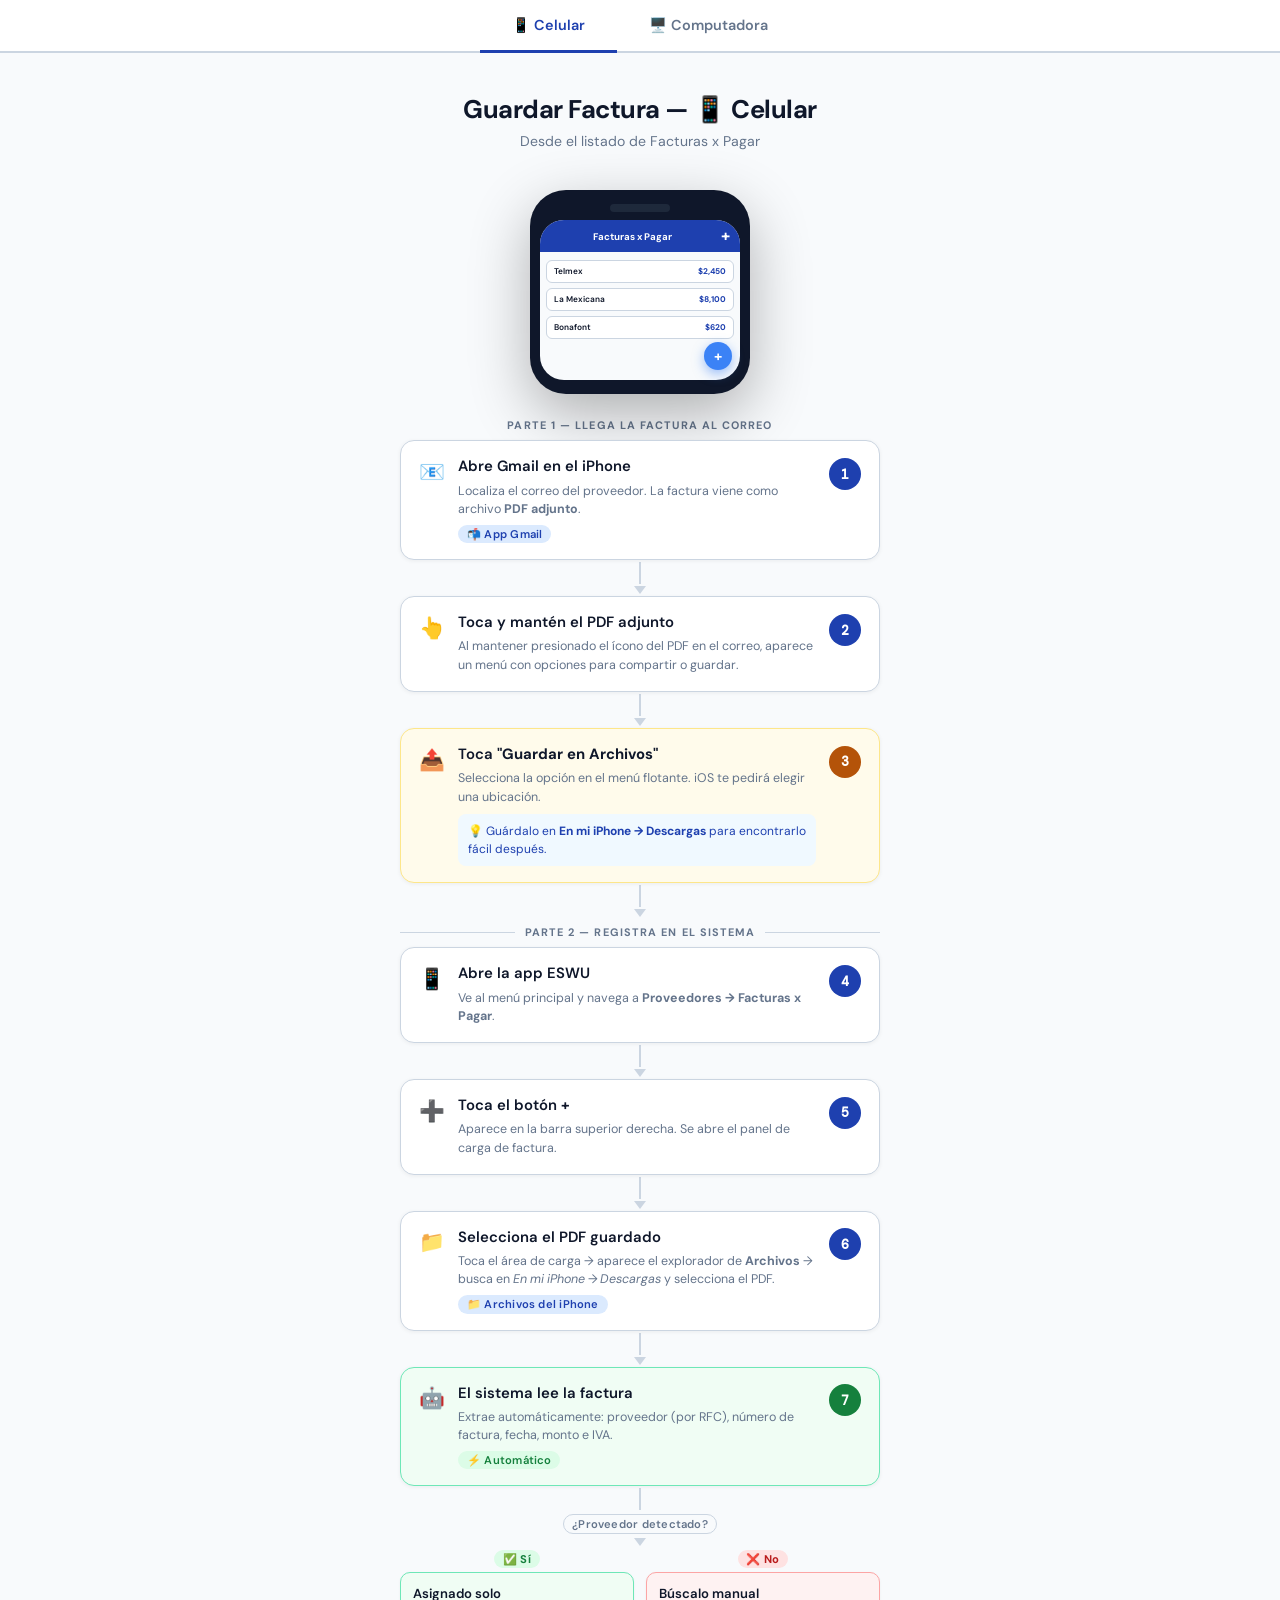
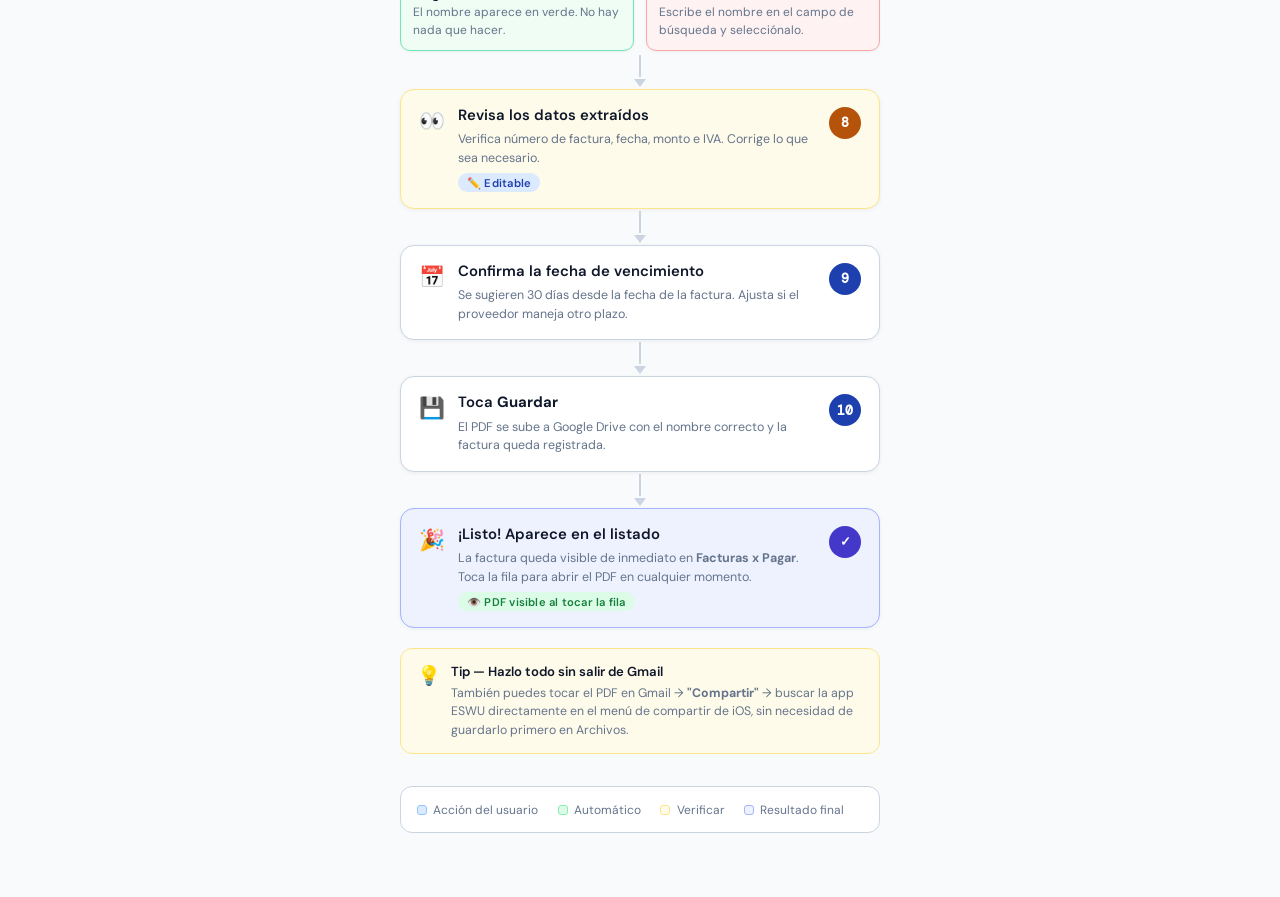
<file: flujo-facturas.html>
<!DOCTYPE html>
<html lang="es">
<head>
<meta charset="UTF-8">
<meta name="viewport" content="width=device-width, initial-scale=1.0">
<title>Flujo — Guardar Facturas</title>
<link href="https://fonts.googleapis.com/css2?family=DM+Sans:wght@300;400;500;600;700&family=DM+Mono:wght@400;500&display=swap" rel="stylesheet">
<style>
  :root {
    --blue:    #1e40af;
    --blue-lt: #3b82f6;
    --blue-bg: #eff6ff;
    --green:   #15803d;
    --green-bg:#f0fdf4;
    --amber:   #b45309;
    --amber-bg:#fffbeb;
    --red:     #b91c1c;
    --red-bg:  #fef2f2;
    --gray:    #64748b;
    --line:    #cbd5e1;
    --bg:      #f8fafc;
    --white:   #ffffff;
    --text:    #0f172a;
    --text-lt: #64748b;
  }

  * { box-sizing: border-box; margin: 0; padding: 0; }

  body {
    font-family: 'DM Sans', sans-serif;
    background: var(--bg);
    color: var(--text);
    min-height: 100vh;
  }

  /* ─── TABS ─── */
  .tabs-bar {
    position: sticky; top: 0; z-index: 10;
    background: var(--white);
    border-bottom: 2px solid var(--line);
    display: flex;
    justify-content: center;
    gap: 0;
    padding: 0 1rem;
  }
  .tab-btn {
    padding: 1rem 2rem;
    border: none; background: none;
    font-family: 'DM Sans', sans-serif;
    font-size: 0.9rem; font-weight: 600;
    color: var(--text-lt);
    cursor: pointer;
    border-bottom: 3px solid transparent;
    margin-bottom: -2px;
    transition: all 0.2s;
    display: flex; align-items: center; gap: 0.5rem;
  }
  .tab-btn.active {
    color: var(--blue);
    border-bottom-color: var(--blue);
  }
  .tab-btn:hover:not(.active) { color: var(--text); }

  .tab-panel { display: none; }
  .tab-panel.active { display: block; }

  /* ─── TITLE AREA ─── */
  .page-header {
    text-align: center;
    padding: 2.5rem 1rem 1rem;
  }
  .page-header h1 {
    font-size: 1.6rem; font-weight: 700;
    letter-spacing: -0.02em;
    color: var(--text);
  }
  .page-header p {
    margin-top: 0.4rem;
    font-size: 0.88rem; color: var(--text-lt);
  }

  /* ─── FLOW CONTAINER ─── */
  .flow-wrap {
    max-width: 520px;
    margin: 0 auto;
    padding: 1.5rem 1.25rem 4rem;
  }

  /* ─── STEP NODE ─── */
  .step {
    position: relative;
    background: var(--white);
    border: 1.5px solid var(--line);
    border-radius: 14px;
    padding: 1rem 1.1rem;
    display: flex;
    align-items: flex-start;
    gap: 0.85rem;
    box-shadow: 0 1px 4px rgba(0,0,0,0.06);
    animation: fadeUp 0.35s ease both;
  }
  .step:hover {
    border-color: var(--blue-lt);
    box-shadow: 0 4px 16px rgba(30,64,175,0.10);
    transform: translateY(-1px);
    transition: all 0.2s;
  }

  .step-num {
    flex-shrink: 0;
    width: 32px; height: 32px;
    border-radius: 50%;
    background: var(--blue);
    color: #fff;
    font-size: 0.8rem; font-weight: 700;
    display: flex; align-items: center; justify-content: center;
    font-family: 'DM Mono', monospace;
    margin-top: 0.05rem;
  }
  .step-body { flex: 1; }
  .step-title {
    font-size: 0.93rem; font-weight: 600;
    line-height: 1.3;
  }
  .step-desc {
    margin-top: 0.3rem;
    font-size: 0.78rem; color: var(--text-lt);
    line-height: 1.5;
  }
  .step-icon {
    font-size: 1.3rem;
    margin-top: 0.05rem;
    flex-shrink: 0;
  }

  /* Variants */
  .step.decision {
    border-color: #fde68a;
    background: var(--amber-bg);
  }
  .step.decision .step-num { background: var(--amber); }

  .step.auto {
    border-color: #6ee7b7;
    background: var(--green-bg);
  }
  .step.auto .step-num { background: var(--green); }

  .step.end {
    border-color: #a5b4fc;
    background: #eef2ff;
  }
  .step.end .step-num { background: #4338ca; }

  .step.warning {
    border-color: #fca5a5;
    background: var(--red-bg);
  }
  .step.warning .step-num { background: var(--red); }

  /* ─── CONNECTOR ─── */
  .connector {
    display: flex;
    flex-direction: column;
    align-items: center;
    margin: 2px 0;
    gap: 2px;
  }
  .connector-line {
    width: 2px;
    height: 22px;
    background: var(--line);
  }
  .connector-arrow {
    width: 0; height: 0;
    border-left: 6px solid transparent;
    border-right: 6px solid transparent;
    border-top: 8px solid var(--line);
  }
  .connector-label {
    font-size: 0.7rem; font-weight: 600;
    color: var(--text-lt);
    background: var(--bg);
    padding: 0.1rem 0.5rem;
    border-radius: 99px;
    border: 1px solid var(--line);
    margin: 2px 0;
    letter-spacing: 0.02em;
  }

  /* ─── BRANCH ─── */
  .branch {
    display: grid;
    grid-template-columns: 1fr 1fr;
    gap: 0.75rem;
    margin: 4px 0;
  }
  .branch-col {
    display: flex;
    flex-direction: column;
    align-items: center;
    gap: 4px;
  }
  .branch-label {
    font-size: 0.7rem; font-weight: 700;
    padding: 0.15rem 0.55rem;
    border-radius: 99px;
    letter-spacing: 0.03em;
  }
  .branch-label.yes { background: #dcfce7; color: #15803d; }
  .branch-label.no  { background: #fee2e2; color: #b91c1c; }
  .branch-label.alt { background: #e0e7ff; color: #3730a3; }

  .branch-step {
    width: 100%;
    background: var(--white);
    border: 1.5px solid var(--line);
    border-radius: 10px;
    padding: 0.7rem 0.75rem;
    font-size: 0.8rem;
    line-height: 1.4;
    box-shadow: 0 1px 3px rgba(0,0,0,0.05);
  }
  .branch-step strong { display: block; font-weight: 600; font-size: 0.82rem; }
  .branch-step span { color: var(--text-lt); font-size: 0.75rem; }
  .branch-step.highlight { border-color: #6ee7b7; background: var(--green-bg); }
  .branch-step.warn { border-color: #fca5a5; background: var(--red-bg); }

  /* ─── BADGE ─── */
  .badge {
    display: inline-flex; align-items: center; gap: 0.3rem;
    font-size: 0.7rem; font-weight: 600;
    padding: 0.15rem 0.55rem;
    border-radius: 99px;
    margin-top: 0.35rem;
    letter-spacing: 0.02em;
  }
  .badge.auto { background: #dcfce7; color: #15803d; }
  .badge.manual { background: #dbeafe; color: #1e40af; }
  .badge.required { background: #fee2e2; color: #b91c1c; }

  /* ─── SECTION LABEL ─── */
  .section-label {
    text-align: center;
    font-size: 0.68rem; font-weight: 700;
    text-transform: uppercase; letter-spacing: 0.1em;
    color: var(--text-lt);
    margin: 1.2rem 0 0.5rem;
  }

  /* ─── LEGEND ─── */
  .legend {
    background: var(--white);
    border: 1px solid var(--line);
    border-radius: 12px;
    padding: 0.9rem 1rem;
    margin-top: 2rem;
    display: flex; flex-wrap: wrap; gap: 0.5rem 1.2rem;
  }
  .legend-item {
    display: flex; align-items: center; gap: 0.4rem;
    font-size: 0.75rem; color: var(--text-lt);
  }
  .legend-dot {
    width: 10px; height: 10px; border-radius: 3px;
    flex-shrink: 0;
  }

  /* ─── ANIMATIONS ─── */
  @keyframes fadeUp {
    from { opacity: 0; transform: translateY(8px); }
    to   { opacity: 1; transform: translateY(0); }
  }
  .step:nth-child(1)  { animation-delay: 0.05s; }
  .step:nth-child(3)  { animation-delay: 0.10s; }
  .step:nth-child(5)  { animation-delay: 0.15s; }
  .step:nth-child(7)  { animation-delay: 0.20s; }
  .step:nth-child(9)  { animation-delay: 0.25s; }
  .step:nth-child(11) { animation-delay: 0.30s; }

  /* ─── PHONE MOCKUP (mobile tab only) ─── */
  .phone-wrap {
    display: flex;
    justify-content: center;
    margin-bottom: 1.5rem;
  }
  .phone {
    width: 220px;
    background: #0f172a;
    border-radius: 36px;
    padding: 14px 10px;
    position: relative;
    box-shadow: 0 20px 60px rgba(0,0,0,0.3);
  }
  .phone-notch {
    width: 60px; height: 8px;
    background: #1e293b;
    border-radius: 99px;
    margin: 0 auto 8px;
  }
  .phone-screen {
    background: var(--bg);
    border-radius: 24px;
    overflow: hidden;
    height: 160px;
    display: flex; flex-direction: column;
  }
  .phone-bar {
    background: var(--blue);
    height: 32px;
    display: flex; align-items: center;
    padding: 0 10px;
    gap: 6px;
  }
  .phone-bar-title {
    color: white; font-size: 0.6rem; font-weight: 700; flex: 1;
    text-align: center;
  }
  .phone-content {
    padding: 8px 6px;
    flex: 1;
    display: flex; flex-direction: column; gap: 5px;
  }
  .phone-row {
    background: var(--white);
    border-radius: 6px;
    padding: 5px 7px;
    display: flex; justify-content: space-between; align-items: center;
    border: 1px solid var(--line);
  }
  .phone-row-name { font-size: 0.52rem; font-weight: 600; color: var(--text); }
  .phone-row-amt  { font-size: 0.52rem; font-weight: 700; color: var(--blue); }
  .phone-fab {
    position: absolute;
    bottom: 24px; right: 18px;
    width: 28px; height: 28px;
    background: var(--blue-lt);
    border-radius: 50%;
    display: flex; align-items: center; justify-content: center;
    color: white; font-size: 0.9rem; font-weight: 700;
    box-shadow: 0 4px 12px rgba(59,130,246,0.5);
  }

  /* ─── DESKTOP MOCKUP ─── */
  .desktop-wrap {
    display: flex;
    justify-content: center;
    margin-bottom: 1.5rem;
  }
  .desktop {
    width: 360px;
    background: #0f172a;
    border-radius: 10px;
    padding: 8px 8px 4px;
    box-shadow: 0 12px 40px rgba(0,0,0,0.25);
  }
  .desktop-bar {
    display: flex; align-items: center; gap: 5px;
    padding: 4px 6px 6px;
  }
  .desktop-dot { width: 7px; height: 7px; border-radius: 50%; }
  .desktop-screen {
    background: var(--bg);
    border-radius: 6px;
    overflow: hidden;
    height: 130px;
    display: flex;
  }
  .desktop-sidebar {
    width: 80px; background: #1e293b;
    padding: 8px 5px;
    display: flex; flex-direction: column; gap: 4px;
  }
  .sidebar-item {
    color: #94a3b8; font-size: 0.45rem; font-weight: 600;
    padding: 4px 5px; border-radius: 4px;
  }
  .sidebar-item.active { background: var(--blue); color: white; }
  .desktop-main { flex: 1; padding: 8px 8px; }
  .desktop-toolbar {
    display: flex; justify-content: space-between; align-items: center;
    margin-bottom: 6px;
  }
  .desktop-title { font-size: 0.5rem; font-weight: 700; color: var(--text); }
  .desktop-plus {
    width: 14px; height: 14px;
    background: var(--blue-lt); border-radius: 50%;
    display: flex; align-items: center; justify-content: center;
    color: white; font-size: 0.55rem; font-weight: 700;
  }
  .desktop-row {
    background: var(--white);
    border-radius: 4px; border: 1px solid var(--line);
    padding: 3px 5px;
    display: flex; justify-content: space-between;
    margin-bottom: 3px;
  }
  .desktop-row-name { font-size: 0.42rem; font-weight: 600; }
  .desktop-row-amt  { font-size: 0.42rem; color: var(--blue); font-weight: 700; }
</style>
</head>
<body>

<!-- TABS -->
<div class="tabs-bar">
  <button class="tab-btn active" onclick="switchTab('mobile')">
    📱 Celular
  </button>
  <button class="tab-btn" onclick="switchTab('desktop')">
    🖥️ Computadora
  </button>
</div>

<!-- ══════════════════════════════════════
     MOBILE FLOW
═══════════════════════════════════════ -->
<div id="tab-mobile" class="tab-panel active">
  <div class="page-header">
    <h1>Guardar Factura — 📱 Celular</h1>
    <p>Desde el listado de Facturas x Pagar</p>
  </div>

  <div class="flow-wrap">

    <!-- Mockup -->
    <div class="phone-wrap">
      <div class="phone">
        <div class="phone-notch"></div>
        <div class="phone-screen">
          <div class="phone-bar">
            <div class="phone-bar-title">Facturas x Pagar</div>
            <div style="color:white;font-size:1rem;font-weight:700;line-height:1;">+</div>
          </div>
          <div class="phone-content">
            <div class="phone-row">
              <span class="phone-row-name">Telmex</span>
              <span class="phone-row-amt">$2,450</span>
            </div>
            <div class="phone-row">
              <span class="phone-row-name">La Mexicana</span>
              <span class="phone-row-amt">$8,100</span>
            </div>
            <div class="phone-row">
              <span class="phone-row-name">Bonafont</span>
              <span class="phone-row-amt">$620</span>
            </div>
          </div>
        </div>
        <div class="phone-fab">+</div>
      </div>
    </div>

    <!-- FLOW -->
    <div class="section-label">Parte 1 — Llega la factura al correo</div>

    <div class="step">
      <div class="step-icon">📧</div>
      <div class="step-body">
        <div class="step-title">Abre Gmail en el iPhone</div>
        <div class="step-desc">Localiza el correo del proveedor. La factura viene como archivo <strong>PDF adjunto</strong>.</div>
        <span class="badge manual">📬 App Gmail</span>
      </div>
      <div class="step-num">1</div>
    </div>

    <div class="connector"><div class="connector-line"></div><div class="connector-arrow"></div></div>

    <div class="step">
      <div class="step-icon">👆</div>
      <div class="step-body">
        <div class="step-title">Toca y mantén el PDF adjunto</div>
        <div class="step-desc">Al mantener presionado el ícono del PDF en el correo, aparece un menú con opciones para compartir o guardar.</div>
      </div>
      <div class="step-num">2</div>
    </div>

    <div class="connector"><div class="connector-line"></div><div class="connector-arrow"></div></div>

    <div class="step decision">
      <div class="step-icon">📤</div>
      <div class="step-body">
        <div class="step-title">Toca <strong>"Guardar en Archivos"</strong></div>
        <div class="step-desc">Selecciona la opción en el menú flotante. iOS te pedirá elegir una ubicación.</div>
        <div style="margin-top:0.5rem;background:#f0f9ff;border-radius:8px;padding:0.5rem 0.6rem;font-size:0.75rem;color:var(--blue);line-height:1.5;">
          💡 Guárdalo en <strong>En mi iPhone → Descargas</strong> para encontrarlo fácil después.
        </div>
      </div>
      <div class="step-num">3</div>
    </div>

    <div class="connector">
      <div class="connector-line"></div>
      <div class="connector-arrow"></div>
    </div>

    <!-- DIVIDER -->
    <div style="display:flex;align-items:center;gap:0.6rem;margin:0.5rem 0;">
      <div style="flex:1;height:1px;background:var(--line);"></div>
      <div class="section-label" style="margin:0;white-space:nowrap;">Parte 2 — Registra en el sistema</div>
      <div style="flex:1;height:1px;background:var(--line);"></div>
    </div>

    <div class="step">
      <div class="step-icon">📱</div>
      <div class="step-body">
        <div class="step-title">Abre la app ESWU</div>
        <div class="step-desc">Ve al menú principal y navega a <strong>Proveedores → Facturas x Pagar</strong>.</div>
      </div>
      <div class="step-num">4</div>
    </div>

    <div class="connector"><div class="connector-line"></div><div class="connector-arrow"></div></div>

    <div class="step">
      <div class="step-icon">➕</div>
      <div class="step-body">
        <div class="step-title">Toca el botón <strong>+</strong></div>
        <div class="step-desc">Aparece en la barra superior derecha. Se abre el panel de carga de factura.</div>
      </div>
      <div class="step-num">5</div>
    </div>

    <div class="connector"><div class="connector-line"></div><div class="connector-arrow"></div></div>

    <div class="step">
      <div class="step-icon">📁</div>
      <div class="step-body">
        <div class="step-title">Selecciona el PDF guardado</div>
        <div class="step-desc">Toca el área de carga → aparece el explorador de <strong>Archivos</strong> → busca en <em>En mi iPhone → Descargas</em> y selecciona el PDF.</div>
        <span class="badge manual">📁 Archivos del iPhone</span>
      </div>
      <div class="step-num">6</div>
    </div>

    <div class="connector"><div class="connector-line"></div><div class="connector-arrow"></div></div>

    <div class="step auto">
      <div class="step-icon">🤖</div>
      <div class="step-body">
        <div class="step-title">El sistema lee la factura</div>
        <div class="step-desc">Extrae automáticamente: proveedor (por RFC), número de factura, fecha, monto e IVA.</div>
        <span class="badge auto">⚡ Automático</span>
      </div>
      <div class="step-num">7</div>
    </div>

    <div class="connector">
      <div class="connector-line"></div>
      <div class="connector-label">¿Proveedor detectado?</div>
      <div class="connector-arrow"></div>
    </div>

    <div class="branch">
      <div class="branch-col">
        <span class="branch-label yes">✅ Sí</span>
        <div class="branch-step highlight">
          <strong>Asignado solo</strong>
          <span>El nombre aparece en verde. No hay nada que hacer.</span>
        </div>
      </div>
      <div class="branch-col">
        <span class="branch-label no">❌ No</span>
        <div class="branch-step warn">
          <strong>Búscalo manual</strong>
          <span>Escribe el nombre en el campo de búsqueda y selecciónalo.</span>
        </div>
      </div>
    </div>

    <div class="connector"><div class="connector-line"></div><div class="connector-arrow"></div></div>

    <div class="step decision">
      <div class="step-icon">👀</div>
      <div class="step-body">
        <div class="step-title">Revisa los datos extraídos</div>
        <div class="step-desc">Verifica número de factura, fecha, monto e IVA. Corrige lo que sea necesario.</div>
        <span class="badge manual">✏️ Editable</span>
      </div>
      <div class="step-num">8</div>
    </div>

    <div class="connector"><div class="connector-line"></div><div class="connector-arrow"></div></div>

    <div class="step">
      <div class="step-icon">📅</div>
      <div class="step-body">
        <div class="step-title">Confirma la fecha de vencimiento</div>
        <div class="step-desc">Se sugieren 30 días desde la fecha de la factura. Ajusta si el proveedor maneja otro plazo.</div>
      </div>
      <div class="step-num">9</div>
    </div>

    <div class="connector"><div class="connector-line"></div><div class="connector-arrow"></div></div>

    <div class="step">
      <div class="step-icon">💾</div>
      <div class="step-body">
        <div class="step-title">Toca <strong>Guardar</strong></div>
        <div class="step-desc">El PDF se sube a Google Drive con el nombre correcto y la factura queda registrada.</div>
      </div>
      <div class="step-num">10</div>
    </div>

    <div class="connector"><div class="connector-line"></div><div class="connector-arrow"></div></div>

    <div class="step end">
      <div class="step-icon">🎉</div>
      <div class="step-body">
        <div class="step-title">¡Listo! Aparece en el listado</div>
        <div class="step-desc">La factura queda visible de inmediato en <strong>Facturas x Pagar</strong>. Toca la fila para abrir el PDF en cualquier momento.</div>
        <span class="badge auto">👁️ PDF visible al tocar la fila</span>
      </div>
      <div class="step-num">✓</div>
    </div>

    <!-- TIP -->
    <div style="margin-top:1.25rem;background:#fffbeb;border:1.5px solid #fde68a;border-radius:12px;padding:0.9rem 1rem;display:flex;gap:0.65rem;align-items:flex-start;">
      <span style="font-size:1.2rem;flex-shrink:0;">💡</span>
      <div>
        <div style="font-size:0.82rem;font-weight:600;margin-bottom:0.2rem;">Tip — Hazlo todo sin salir de Gmail</div>
        <div style="font-size:0.77rem;color:var(--text-lt);line-height:1.5;">
          También puedes tocar el PDF en Gmail → <strong>"Compartir"</strong> → buscar la app ESWU directamente en el menú de compartir de iOS, sin necesidad de guardarlo primero en Archivos.
        </div>
      </div>
    </div>

    <!-- Legend -->
    <div class="legend">
      <div class="legend-item"><div class="legend-dot" style="background:#dbeafe;border:1.5px solid #93c5fd;"></div> Acción del usuario</div>
      <div class="legend-item"><div class="legend-dot" style="background:#dcfce7;border:1.5px solid #86efac;"></div> Automático</div>
      <div class="legend-item"><div class="legend-dot" style="background:#fffbeb;border:1.5px solid #fde68a;"></div> Verificar</div>
      <div class="legend-item"><div class="legend-dot" style="background:#eef2ff;border:1.5px solid #a5b4fc;"></div> Resultado final</div>
    </div>

  </div>
</div>

<!-- ══════════════════════════════════════
     DESKTOP FLOW
═══════════════════════════════════════ -->
<div id="tab-desktop" class="tab-panel">
  <div class="page-header">
    <h1>Guardar Factura — 🖥️ Computadora</h1>
    <p>Desde el menú lateral o desde la página principal</p>
  </div>

  <div class="flow-wrap">

    <!-- Desktop mockup -->
    <div class="desktop-wrap">
      <div class="desktop">
        <div class="desktop-bar">
          <div class="desktop-dot" style="background:#ff5f57;"></div>
          <div class="desktop-dot" style="background:#febc2e;"></div>
          <div class="desktop-dot" style="background:#28c840;"></div>
        </div>
        <div class="desktop-screen">
          <div class="desktop-sidebar">
            <div class="sidebar-item">Inquilinos</div>
            <div class="sidebar-item active">Proveedores</div>
            <div class="sidebar-item" style="font-size:0.4rem;color:#64748b;">→ Facturas X Pagar</div>
            <div class="sidebar-item">Admin</div>
            <div class="sidebar-item">ESWU</div>
          </div>
          <div class="desktop-main">
            <div class="desktop-toolbar">
              <span class="desktop-title">Facturas x Pagar</span>
              <div class="desktop-plus">+</div>
            </div>
            <div class="desktop-row">
              <span class="desktop-row-name">Telmex</span>
              <span class="desktop-row-amt">$2,450</span>
            </div>
            <div class="desktop-row">
              <span class="desktop-row-name">La Mexicana</span>
              <span class="desktop-row-amt">$8,100</span>
            </div>
            <div class="desktop-row">
              <span class="desktop-row-name">Bonafont</span>
              <span class="desktop-row-amt">$620</span>
            </div>
          </div>
        </div>
      </div>
    </div>

    <!-- 2 ENTRY POINTS -->
    <div class="section-label">2 formas de llegar</div>

    <div class="branch" style="margin-bottom:0;">
      <div class="branch-col">
        <div class="branch-step highlight" style="text-align:center;">
          <strong>🏠 Página principal</strong>
          <span>Tile "Facturas x Pagar" en el dashboard</span>
        </div>
      </div>
      <div class="branch-col">
        <div class="branch-step highlight" style="text-align:center;">
          <strong>📋 Menú lateral</strong>
          <span>Proveedores → Facturas x Pagar</span>
        </div>
      </div>
    </div>

    <div class="connector"><div class="connector-line"></div><div class="connector-arrow"></div></div>

    <div class="step">
      <div class="step-icon">➕</div>
      <div class="step-body">
        <div class="step-title">Clic en el botón <strong>+</strong></div>
        <div class="step-desc">Aparece en la barra superior de la tabla. Abre el modal para subir el PDF de la factura.</div>
      </div>
      <div class="step-num">1</div>
    </div>

    <div class="connector"><div class="connector-line"></div><div class="connector-arrow"></div></div>

    <div class="step">
      <div class="step-icon">📄</div>
      <div class="step-body">
        <div class="step-title">Sube el PDF de la factura</div>
        <div class="step-desc">Tienes tres opciones según tu preferencia:</div>
        <div style="margin-top:0.5rem;display:flex;gap:0.4rem;flex-wrap:wrap;">
          <span class="badge manual">🖱️ Arrastrar y soltar</span>
          <span class="badge manual">📂 Explorador de archivos</span>
          <span class="badge manual">📋 Pegar (Ctrl+V)</span>
        </div>
      </div>
      <div class="step-num">2</div>
    </div>

    <div class="connector"><div class="connector-line"></div><div class="connector-arrow"></div></div>

    <div class="step auto">
      <div class="step-icon">🤖</div>
      <div class="step-body">
        <div class="step-title">Lectura automática del PDF</div>
        <div class="step-desc">El sistema detecta: <strong>RFC del emisor</strong>, número de factura, fecha, monto total e IVA. En segundos.</div>
        <span class="badge auto">⚡ Automático</span>
      </div>
      <div class="step-num">3</div>
    </div>

    <div class="connector">
      <div class="connector-line"></div>
      <div class="connector-label">¿RFC en el sistema?</div>
      <div class="connector-arrow"></div>
    </div>

    <div class="branch">
      <div class="branch-col">
        <span class="branch-label yes">✅ Encontrado</span>
        <div class="branch-step highlight">
          <strong>Auto-asignado</strong>
          <span>El proveedor se selecciona solo. Aparece en verde en el resumen.</span>
        </div>
      </div>
      <div class="branch-col">
        <span class="branch-label no">🔍 No encontrado</span>
        <div class="branch-step warn">
          <strong>Búsqueda manual</strong>
          <span>Escribe parte del nombre en el campo de búsqueda y selecciona el proveedor.</span>
        </div>
      </div>
    </div>

    <div class="connector"><div class="connector-line"></div><div class="connector-arrow"></div></div>

    <div class="step decision">
      <div class="step-icon">📋</div>
      <div class="step-body">
        <div class="step-title">Revisa el resumen extraído</div>
        <div class="step-desc">El modal muestra todos los datos. Puedes editar cualquier campo: número, fecha, monto, IVA o vencimiento.</div>
        <span class="badge manual">✏️ Todos los campos son editables</span>
      </div>
      <div class="step-num">4</div>
    </div>

    <div class="connector"><div class="connector-line"></div><div class="connector-arrow"></div></div>

    <div class="step">
      <div class="step-icon">📅</div>
      <div class="step-body">
        <div class="step-title">Verifica la fecha de vencimiento</div>
        <div class="step-desc">Se propone automáticamente 30 días desde la fecha de factura. Ajusta si el proveedor tiene diferente plazo.</div>
      </div>
      <div class="step-num">5</div>
    </div>

    <div class="connector"><div class="connector-line"></div><div class="connector-arrow"></div></div>

    <div class="step">
      <div class="step-icon">💾</div>
      <div class="step-body">
        <div class="step-title">Clic en <strong>Guardar factura</strong></div>
        <div class="step-desc">El sistema sube el PDF a Google Drive con el nombre: <code style="font-family:'DM Mono';font-size:0.75rem;background:#f1f5f9;padding:0.1rem 0.35rem;border-radius:4px;">Proveedor NumFact - d mmm aa.pdf</code></div>
      </div>
      <div class="step-num">6</div>
    </div>

    <div class="connector"><div class="connector-line"></div><div class="connector-arrow"></div></div>

    <div class="step end">
      <div class="step-icon">🎉</div>
      <div class="step-body">
        <div class="step-title">¡Listo! Aparece en la tabla</div>
        <div class="step-desc">La factura queda visible de inmediato en <strong>Facturas x Pagar</strong>. Haz clic en la fila para abrir el PDF guardado en Drive.</div>
        <span class="badge auto">🔗 PDF vinculado en Drive</span>
      </div>
      <div class="step-num">✓</div>
    </div>

    <!-- EXTRA TIP -->
    <div style="margin-top:1.25rem;background:#fffbeb;border:1.5px solid #fde68a;border-radius:12px;padding:0.9rem 1rem;display:flex;gap:0.65rem;align-items:flex-start;">
      <span style="font-size:1.2rem;flex-shrink:0;">💡</span>
      <div>
        <div style="font-size:0.82rem;font-weight:600;margin-bottom:0.2rem;">Tip — Arrastrar y soltar</div>
        <div style="font-size:0.77rem;color:var(--text-lt);line-height:1.5;">
          La forma más rápida en computadora: abre la carpeta con el PDF y <strong>arrástralo directamente</strong> sobre el área punteada del modal. No necesitas abrir el explorador de archivos.
        </div>
      </div>
    </div>

    <!-- Legend -->
    <div class="legend">
      <div class="legend-item"><div class="legend-dot" style="background:#dbeafe;border:1.5px solid #93c5fd;"></div> Acción del usuario</div>
      <div class="legend-item"><div class="legend-dot" style="background:#dcfce7;border:1.5px solid #86efac;"></div> Automático</div>
      <div class="legend-item"><div class="legend-dot" style="background:#fffbeb;border:1.5px solid #fde68a;"></div> Verificar</div>
      <div class="legend-item"><div class="legend-dot" style="background:#eef2ff;border:1.5px solid #a5b4fc;"></div> Resultado final</div>
    </div>

  </div>
</div>

<script>
  function switchTab(id) {
    document.querySelectorAll('.tab-panel').forEach(p => p.classList.remove('active'));
    document.querySelectorAll('.tab-btn').forEach(b => b.classList.remove('active'));
    document.getElementById('tab-' + id).classList.add('active');
    event.currentTarget.classList.add('active');
  }
</script>
</body>
</html>
</file>
